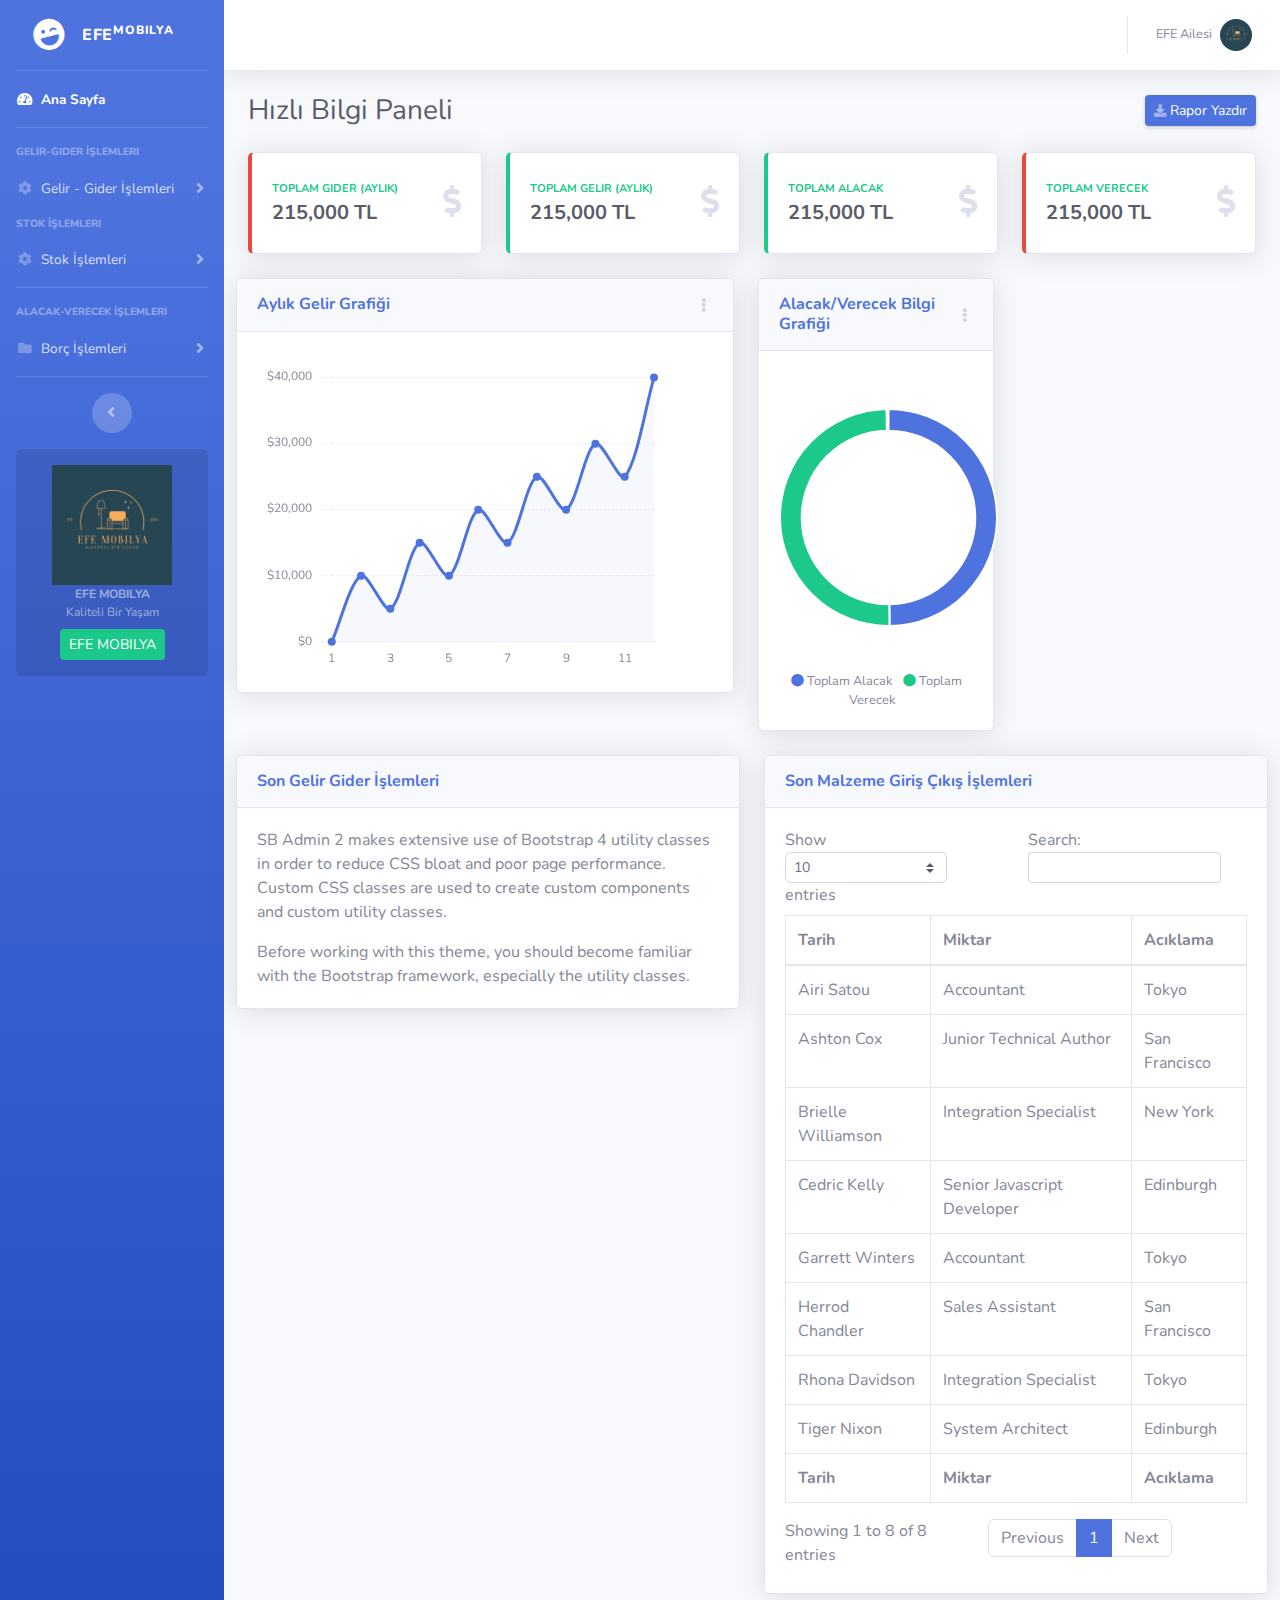
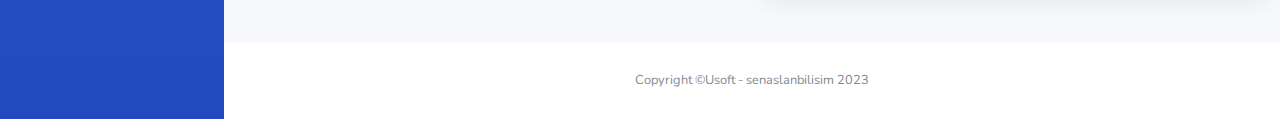
<file: index.html>
<!DOCTYPE html>
<html lang="en">

<head>

    <meta charset="utf-8">
    <meta http-equiv="X-UA-Compatible" content="IE=edge">
    <meta name="viewport" content="width=device-width, initial-scale=1, shrink-to-fit=no">
    <meta name="description" content="efe halıcılık ve mobilya">
    <meta name="author" content="senaslanugur">
    <link data-rh="true" rel="icon" href="img/Logo.png" type="image/x-icon">
    <title>EFE MOBİLYA</title>

    <!-- Custom fonts for this template-->
    <link href="vendor/fontawesome-free/css/all.min.css" rel="stylesheet" type="text/css">
    <link
        href="https://fonts.googleapis.com/css?family=Nunito:200,200i,300,300i,400,400i,600,600i,700,700i,800,800i,900,900i"
        rel="stylesheet">

    <!-- Custom styles for this template-->
    <link href="css/sb-admin-2.min.css" rel="stylesheet">

</head>

<body id="page-top">

    <!-- Page Wrapper -->
    <div id="wrapper">

        <!-- Sidebar -->
        <ul class="navbar-nav bg-gradient-primary sidebar sidebar-dark accordion" id="accordionSidebar">

            <!-- Sidebar - Brand -->
            <a class="sidebar-brand d-flex align-items-center justify-content-center" href="index.html">
                <div class="sidebar-brand-icon rotate-n-15">
                    <i class="fas fa-laugh-wink"></i>
                </div>
                <div class="sidebar-brand-text mx-3">EFE<sup>Mobilya</sup></div>
            </a>

            <!-- Divider -->
            <hr class="sidebar-divider my-0">

            <!-- Nav Item - Dashboard -->
            <li class="nav-item active">
                <a class="nav-link" href="index.html">
                    <i class="fas fa-fw fa-tachometer-alt"></i>
                    <span>Ana Sayfa</span></a>
            </li>

            <!-- Divider -->
            <hr class="sidebar-divider">

            <!-- Heading -->
            <div class="sidebar-heading">
                Gelir-Gider İşlemleri
            </div>

            <!-- Nav Item - Pages Collapse Menu -->
            <li class="nav-item">
                <a class="nav-link collapsed" href="#" data-toggle="collapse" data-target="#collapseTwo"
                    aria-expanded="true" aria-controls="collapseTwo">
                    <i class="fas fa-fw fa-cog"></i>
                    <span>Gelir - Gider İşlemleri</span>
                </a>
                <div id="collapseTwo" class="collapse" aria-labelledby="headingTwo" data-parent="#accordionSidebar">
                    <div class="bg-white py-2 collapse-inner rounded">
                        <h6 class="collapse-header">İşlemler:</h6>
                        <a class="collapse-item" href="gelirekle.html">Gelir Ekle</a>
                        <a class="collapse-item" href="giderekle.html">Gider Ekle</a>
                    </div>
                </div>
            </li>

            <div class="sidebar-heading">
                Stok İşlemleri
            </div>
            <!-- Nav Item - Utilities Collapse Menu -->
            <li class="nav-item">
                <a class="nav-link collapsed" href="#" data-toggle="collapse" data-target="#collapseUtilities"
                    aria-expanded="true" aria-controls="collapseUtilities">
                    <i class="fas fa-fw fa-cog"></i>
                    <span>Stok İşlemleri</span>
                </a>
                <div id="collapseUtilities" class="collapse" aria-labelledby="headingUtilities"
                    data-parent="#accordionSidebar">
                    <div class="bg-white py-2 collapse-inner rounded">
                        <h6 class="collapse-header">İşlemler:</h6>
                        <a class="collapse-item" href="malgiris.html">Mal Giriş</a>
                        <a class="collapse-item" href="malcikis.html">Mal Çıkış</a>
                        <!-- <a class="collapse-item" href="utilities-animation.html">Animations</a>
                        <a class="collapse-item" href="utilities-other.html">Other</a> -->
                    </div>
                </div>
            </li>

            <!-- Divider -->
            <hr class="sidebar-divider">

            <!-- Heading -->
            <div class="sidebar-heading">
                Alacak-Verecek İşlemleri
            </div>

            <!-- Nav Item - Pages Collapse Menu -->
            <li class="nav-item">
                <a class="nav-link collapsed" href="#" data-toggle="collapse" data-target="#collapsePages"
                    aria-expanded="true" aria-controls="collapsePages">
                    <i class="fas fa-fw fa-folder"></i>
                    <span>Borç İşlemleri</span>
                </a>
                <div id="collapsePages" class="collapse" aria-labelledby="headingPages" data-parent="#accordionSidebar">
                    <div class="bg-white py-2 collapse-inner rounded">
                        <h6 class="collapse-header">İşlemler:</h6>
                        <a class="collapse-item" href="alacaklar.html">Alacaklı İşlemleri</a>
                        <a class="collapse-item" href="verecekler.html">Verilecek/Borç İşlemleri</a>
                        <!-- <a class="collapse-item" href="forgot-password.html">Forgot Password</a> -->
                        <!-- <div class="collapse-divider"></div>
                        <h6 class="collapse-header">Other Pages:</h6>
                        <a class="collapse-item" href="404.html">404 Page</a>
                        <a class="collapse-item" href="blank.html">Blank Page</a> -->
                    </div>
                </div>
            </li>

            <!-- Nav Item - Charts -->
            <!-- <li class="nav-item">
                <a class="nav-link" href="charts.html">
                    <i class="fas fa-fw fa-chart-area"></i>
                    <span>Charts</span></a>
            </li> -->

            <!-- Nav Item - Tables -->
            <!-- <li class="nav-item">
                <a class="nav-link" href="tables.html">
                    <i class="fas fa-fw fa-table"></i>
                    <span>Tables</span></a>
            </li> -->

            <!-- Divider -->
            <hr class="sidebar-divider d-none d-md-block">

            <!-- Sidebar Toggler (Sidebar) -->
            <div class="text-center d-none d-md-inline">
                <button class="rounded-circle border-0" id="sidebarToggle"></button>
            </div>

            <!-- Sidebar Message -->
            <div class="sidebar-card d-none d-lg-flex">
                <img src="img/Logo.png" alt="..." width="75%" height="75%">
                <p class="text-center mb-2"><strong>EFE MOBILYA</strong><br>Kaliteli Bir Yaşam</p>
                <a class="btn btn-success btn-sm" href="#0">EFE MOBILYA</a>
            </div>

        </ul>
        <!-- End of Sidebar -->

        <!-- Content Wrapper -->
        <div id="content-wrapper" class="d-flex flex-column">

            <!-- Main Content -->
            <div id="content">

                <!-- Topbar -->
                <nav class="navbar navbar-expand navbar-light bg-white topbar mb-4 static-top shadow">

                    <!-- Sidebar Toggle (Topbar) -->
                    <button id="sidebarToggleTop" class="btn btn-link d-md-none rounded-circle mr-3">
                        <i class="fa fa-bars"></i>
                    </button>

                    <!-- Topbar Search -->
                    <!-- <form
                        class="d-none d-sm-inline-block form-inline mr-auto ml-md-3 my-2 my-md-0 mw-100 navbar-search">
                        <div class="input-group">
                            <input type="text" class="form-control bg-light border-0 small" placeholder="Search for..."
                                aria-label="Search" aria-describedby="basic-addon2">
                            <div class="input-group-append">
                                <button class="btn btn-primary" type="button">
                                    <i class="fas fa-search fa-sm"></i>
                                </button>
                            </div>
                        </div>
                    </form> -->

                    <!-- Topbar Navbar -->
                    <ul class="navbar-nav ml-auto">


                        <div class="topbar-divider d-none d-sm-block"></div>

                        <!-- Nav Item - User Information -->
                        <li class="nav-item dropdown no-arrow">
                            <a class="nav-link dropdown-toggle" href="#" id="userDropdown" role="button"
                                data-toggle="dropdown" aria-haspopup="true" aria-expanded="false">
                                <span class="mr-2 d-none d-lg-inline text-gray-600 small">EFE Ailesi</span>
                                <img class="img-profile rounded-circle"
                                    src="img/Logo.png">
                            </a>
                            <!-- Dropdown - User Information -->
                            <!-- <div class="dropdown-menu dropdown-menu-right shadow animated--grow-in"
                                aria-labelledby="userDropdown">
                                <a class="dropdown-item" href="#">
                                    <i class="fas fa-user fa-sm fa-fw mr-2 text-gray-400"></i>
                                    Profile
                                </a>
                                <a class="dropdown-item" href="#">
                                    <i class="fas fa-cogs fa-sm fa-fw mr-2 text-gray-400"></i>
                                    Settings
                                </a>
                                <a class="dropdown-item" href="#">
                                    <i class="fas fa-list fa-sm fa-fw mr-2 text-gray-400"></i>
                                    Activity Log
                                </a>
                                <div class="dropdown-divider"></div>
                                <a class="dropdown-item" href="#" data-toggle="modal" data-target="#logoutModal">
                                    <i class="fas fa-sign-out-alt fa-sm fa-fw mr-2 text-gray-400"></i>
                                    Logout
                                </a>
                            </div> -->
                        </li>

                    </ul>

                </nav>
                <!-- End of Topbar -->

                <!-- Begin Page Content -->
                <div class="container-fluid">

                    <!-- Page Heading -->
                    <div class="d-sm-flex align-items-center justify-content-between mb-4">
                        <h1 class="h3 mb-0 text-gray-800">Hızlı Bilgi Paneli</h1>
                        <a href="#" class="d-none d-sm-inline-block btn btn-sm btn-primary shadow-sm"><i
                                class="fas fa-download fa-sm text-white-50"></i> Rapor Yazdır</a>
                    </div>

                    <!-- Content Row -->
                    <div class="row">

                        <!-- Earnings (Monthly) Card Example -->
                        <div class="col-xl-3 col-md-6 mb-4">
                            <div class="card border-left-danger shadow h-100 py-2">
                                <div class="card-body">
                                    <div class="row no-gutters align-items-center">
                                        <div class="col mr-2">
                                            <div class="text-xs font-weight-bold text-success text-uppercase mb-1">
                                                Toplam Gider (Aylık)</div>
                                            <div class="h5 mb-0 font-weight-bold text-gray-800">215,000 TL</div>
                                        </div>
                                        <div class="col-auto">
                                            <i class="fas fa-dollar-sign fa-2x text-gray-300"></i>
                                        </div>
                                    </div>
                                </div>
                            </div>
                        </div>

                        <!-- Earnings (Monthly) Card Example -->
                        <div class="col-xl-3 col-md-6 mb-4">
                            <div class="card border-left-success shadow h-100 py-2">
                                <div class="card-body">
                                    <div class="row no-gutters align-items-center">
                                        <div class="col mr-2">
                                            <div class="text-xs font-weight-bold text-success text-uppercase mb-1">
                                                Toplam Gelir (Aylık)</div>
                                            <div class="h5 mb-0 font-weight-bold text-gray-800">215,000 TL</div>
                                        </div>
                                        <div class="col-auto">
                                            <i class="fas fa-dollar-sign fa-2x text-gray-300"></i>
                                        </div>
                                    </div>
                                </div>
                            </div>
                        </div>

                        <!-- Earnings (Monthly) Card Example -->
                        <div class="col-xl-3 col-md-6 mb-4">
                            <div class="card border-left-success shadow h-100 py-2">
                                <div class="card-body">
                                    <div class="row no-gutters align-items-center">
                                        <div class="col mr-2">
                                            <div class="text-xs font-weight-bold text-success text-uppercase mb-1">
                                                Toplam Alacak</div>
                                            <div class="h5 mb-0 font-weight-bold text-gray-800">215,000 TL</div>
                                        </div>
                                        <div class="col-auto">
                                            <i class="fas fa-dollar-sign fa-2x text-gray-300"></i>
                                        </div>
                                    </div>
                                </div>
                            </div>
                        </div>

                        <!-- Pending Requests Card Example -->
                        <div class="col-xl-3 col-md-6 mb-4">
                            <div class="card border-left-danger shadow h-100 py-2">
                                <div class="card-body">
                                    <div class="row no-gutters align-items-center">
                                        <div class="col mr-2">
                                            <div class="text-xs font-weight-bold text-success text-uppercase mb-1">
                                                Toplam Verecek</div>
                                            <div class="h5 mb-0 font-weight-bold text-gray-800">215,000 TL</div>
                                        </div>
                                        <div class="col-auto">
                                            <i class="fas fa-dollar-sign fa-2x text-gray-300"></i>
                                        </div>
                                    </div>
                                </div>
                            </div>
                        </div>

                    <!-- Content Row -->

                    <div class="row">

                        <!-- Area Chart -->
                        <div class="col-xl-8 col-lg-7">
                            <div class="card shadow mb-4">
                                <!-- Card Header - Dropdown -->
                                <div
                                    class="card-header py-3 d-flex flex-row align-items-center justify-content-between">
                                    <h6 class="m-0 font-weight-bold text-primary">Aylık Gelir Grafiği</h6>
                                    <div class="dropdown no-arrow">
                                        <a class="dropdown-toggle" href="#" role="button" id="dropdownMenuLink"
                                            data-toggle="dropdown" aria-haspopup="true" aria-expanded="false">
                                            <i class="fas fa-ellipsis-v fa-sm fa-fw text-gray-400"></i>
                                        </a>
                                        <!-- <div class="dropdown-menu dropdown-menu-right shadow animated--fade-in"
                                            aria-labelledby="dropdownMenuLink">
                                            <div class="dropdown-header">Dropdown Header:</div>
                                            <a class="dropdown-item" href="#">Action</a>
                                            <a class="dropdown-item" href="#">Another action</a>
                                            <div class="dropdown-divider"></div>
                                            <a class="dropdown-item" href="#">Something else here</a>
                                        </div> -->
                                    </div>
                                </div>
                                <!-- Card Body -->
                                <div class="card-body">
                                    <div class="chart-area">
                                        <canvas id="myAreaChart"></canvas>
                                    </div>
                                </div>
                            </div>
                        </div>

                        <!-- Pie Chart -->
                        <div class="col-xl-4 col-lg-5">
                            <div class="card shadow mb-4">
                                <!-- Card Header - Dropdown -->
                                <div
                                    class="card-header py-3 d-flex flex-row align-items-center justify-content-between">
                                    <h6 class="m-0 font-weight-bold text-primary">Alacak/Verecek Bilgi Grafiği</h6>
                                    <div class="dropdown no-arrow">
                                        <a class="dropdown-toggle" href="#" role="button" id="dropdownMenuLink"
                                            data-toggle="dropdown" aria-haspopup="true" aria-expanded="false">
                                            <i class="fas fa-ellipsis-v fa-sm fa-fw text-gray-400"></i>
                                        </a>
                                        <!-- <div class="dropdown-menu dropdown-menu-right shadow animated--fade-in"
                                            aria-labelledby="dropdownMenuLink">
                                            <div class="dropdown-header">Dropdown Header:</div>
                                            <a class="dropdown-item" href="#">Action</a>
                                            <a class="dropdown-item" href="#">Another action</a>
                                            <div class="dropdown-divider"></div>
                                            <a class="dropdown-item" href="#">Something else here</a>
                                        </div> -->
                                    </div>
                                </div>
                                <!-- Card Body -->
                                <div class="card-body">
                                    <div class="chart-pie pt-4 pb-2">
                                        <canvas id="myPieChart"></canvas>
                                    </div>
                                    <div class="mt-4 text-center small">
                                        <span class="mr-2">
                                            <i class="fas fa-circle text-primary"></i> Toplam Alacak
                                        </span>
                                        <span class="mr-2">
                                            <i class="fas fa-circle text-success"></i> Toplam Verecek
                                        </span>
                                    </div>
                                </div>
                            </div>
                        </div>
                    </div>

                    <!-- Content Row -->
                    <div class="row">

                        <!-- Content Column -->
                        <div class="col-lg-6 mb-4">

                            <!-- Project Card Example -->
                            <div class="card shadow mb-4">
                                <div class="card-header py-3">
                                    <h6 class="m-0 font-weight-bold text-primary">Son Gelir Gider İşlemleri</h6>
                                </div>
                                <div class="card-body">
                                    <p>SB Admin 2 makes extensive use of Bootstrap 4 utility classes in order to reduce
                                        CSS bloat and poor page performance. Custom CSS classes are used to create
                                        custom components and custom utility classes.</p>
                                    <p class="mb-0">Before working with this theme, you should become familiar with the
                                        Bootstrap framework, especially the utility classes.</p>
                                </div>
                            </div>

                        </div>

                        <div class="col-lg-6 mb-4">


                            <!-- Approach -->
                            <div class="card shadow mb-4">
                                <div class="card-header py-3">
                                    <h6 class="m-0 font-weight-bold text-primary">Son Malzeme Giriş Çıkış İşlemleri</h6>
                                </div>
                                <div class="card-body">
                                    <div class="table-responsive">
                                        <table class="table table-bordered" id="dataTable" width="100%" cellspacing="0">
                                            <thead>
                                                <tr>
                                                    <th>Tarih</th>
                                                    <th>Miktar</th>
                                                    <th>Acıklama</th>
                                                </tr>
                                            </thead>
                                            <tfoot>
                                                <tr>
                                                    <th>Tarih</th>
                                                    <th>Miktar</th>
                                                    <th>Acıklama</th>
                                                </tr>
                                            </tfoot>
                                            <tbody>
                                                <tr>
                                                    <td>Tiger Nixon</td>
                                                    <td>System Architect</td>
                                                    <td>Edinburgh</td>
                                                </tr>
                                                <tr>
                                                    <td>Garrett Winters</td>
                                                    <td>Accountant</td>
                                                    <td>Tokyo</td>
                                                </tr>
                                                <tr>
                                                    <td>Ashton Cox</td>
                                                    <td>Junior Technical Author</td>
                                                    <td>San Francisco</td>
                                                </tr>
                                                <tr>
                                                    <td>Cedric Kelly</td>
                                                    <td>Senior Javascript Developer</td>
                                                    <td>Edinburgh</td>
                                                </tr>
                                                <tr>
                                                    <td>Airi Satou</td>
                                                    <td>Accountant</td>
                                                    <td>Tokyo</td>
                                                </tr>
                                                <tr>
                                                    <td>Brielle Williamson</td>
                                                    <td>Integration Specialist</td>
                                                    <td>New York</td>
                                                </tr>
                                                <tr>
                                                    <td>Herrod Chandler</td>
                                                    <td>Sales Assistant</td>
                                                    <td>San Francisco</td>
                                                </tr>
                                                <tr>
                                                    <td>Rhona Davidson</td>
                                                    <td>Integration Specialist</td>
                                                    <td>Tokyo</td>
                                                </tr>
                                            </tbody>
                                        </table>
                                    </div>
                                </div>
                            </div>

                        </div>
                    </div>

                </div>
                <!-- /.container-fluid -->

            </div>
            <!-- End of Main Content -->

            <!-- Footer -->
            <footer class="sticky-footer bg-white">
                <div class="container my-auto">
                    <div class="copyright text-center my-auto">
                        <span>Copyright &copy;Usoft - senaslanbilisim 2023</span>
                    </div>
                </div>
            </footer>
            <!-- End of Footer -->

        </div>
        <!-- End of Content Wrapper -->

    </div>
    <!-- End of Page Wrapper -->

    <!-- Scroll to Top Button-->
    <a class="scroll-to-top rounded" href="#page-top">
        <i class="fas fa-angle-up"></i>
    </a>


    <!-- Bootstrap core JavaScript-->
    <script src="vendor/jquery/jquery.min.js"></script>
    <script src="vendor/bootstrap/js/bootstrap.bundle.min.js"></script>

    <!-- Core plugin JavaScript-->
    <script src="vendor/jquery-easing/jquery.easing.min.js"></script>

    <!-- Custom scripts for all pages-->
    <script src="js/sb-admin-2.min.js"></script>

    <!-- Page level plugins -->
    <script src="vendor/chart.js/Chart.min.js"></script>

    <!-- Page level custom scripts -->
    <script src="js/demo/chart-area-demo.js"></script>
    <script src="js/demo/chart-pie-demo.js"></script>
    <script src="vendor/datatables/jquery.dataTables.min.js"></script>
    <script src="vendor/datatables/dataTables.bootstrap4.min.js"></script>

    <!-- Page level custom scripts -->
    <script src="js/demo/datatables-demo.js"></script>

</body>

</html>
</file>
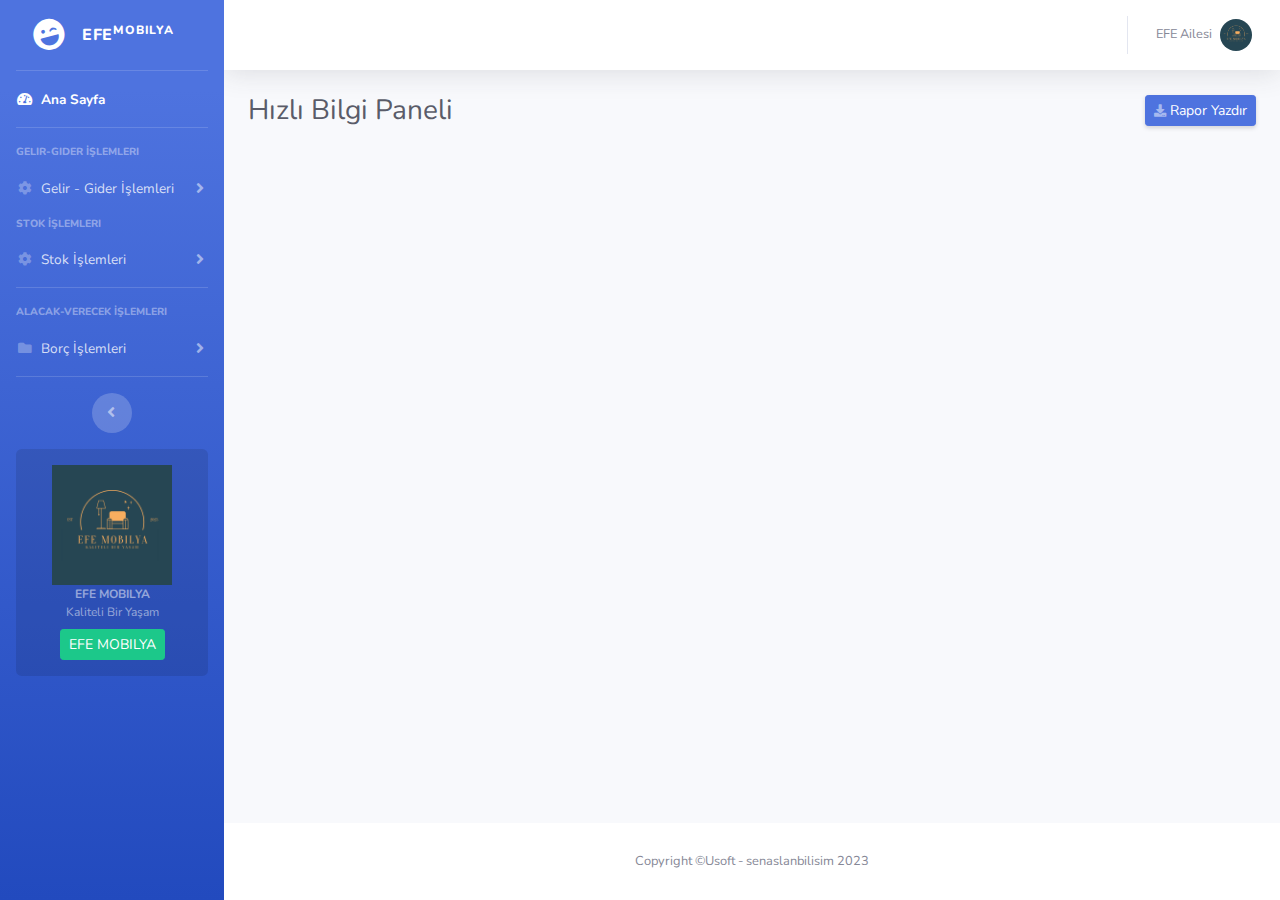
<file: alacaklar.html>
<!DOCTYPE html>
<html lang="en">

<head>

    <meta charset="utf-8">
    <meta http-equiv="X-UA-Compatible" content="IE=edge">
    <meta name="viewport" content="width=device-width, initial-scale=1, shrink-to-fit=no">
    <meta name="description" content="efe halıcılık ve mobilya">
    <meta name="author" content="senaslanugur">
    <link data-rh="true" rel="icon" href="img/Logo.png" type="image/x-icon">
    <title>EFE MOBİLYA</title>

    <!-- Custom fonts for this template-->
    <link href="vendor/fontawesome-free/css/all.min.css" rel="stylesheet" type="text/css">
    <link
        href="https://fonts.googleapis.com/css?family=Nunito:200,200i,300,300i,400,400i,600,600i,700,700i,800,800i,900,900i"
        rel="stylesheet">

    <!-- Custom styles for this template-->
    <link href="css/sb-admin-2.min.css" rel="stylesheet">

</head>

<body id="page-top">

    <!-- Page Wrapper -->
    <div id="wrapper">

        <!-- Sidebar -->
        <ul class="navbar-nav bg-gradient-primary sidebar sidebar-dark accordion" id="accordionSidebar">

            <!-- Sidebar - Brand -->
            <a class="sidebar-brand d-flex align-items-center justify-content-center" href="index.html">
                <div class="sidebar-brand-icon rotate-n-15">
                    <i class="fas fa-laugh-wink"></i>
                </div>
                <div class="sidebar-brand-text mx-3">EFE<sup>Mobilya</sup></div>
            </a>

            <!-- Divider -->
            <hr class="sidebar-divider my-0">

            <!-- Nav Item - Dashboard -->
            <li class="nav-item active">
                <a class="nav-link" href="index.html">
                    <i class="fas fa-fw fa-tachometer-alt"></i>
                    <span>Ana Sayfa</span></a>
            </li>

            <!-- Divider -->
            <hr class="sidebar-divider">

            <!-- Heading -->
            <div class="sidebar-heading">
                Gelir-Gider İşlemleri
            </div>

            <!-- Nav Item - Pages Collapse Menu -->
            <li class="nav-item">
                <a class="nav-link collapsed" href="#" data-toggle="collapse" data-target="#collapseTwo"
                    aria-expanded="true" aria-controls="collapseTwo">
                    <i class="fas fa-fw fa-cog"></i>
                    <span>Gelir - Gider İşlemleri</span>
                </a>
                <div id="collapseTwo" class="collapse" aria-labelledby="headingTwo" data-parent="#accordionSidebar">
                    <div class="bg-white py-2 collapse-inner rounded">
                        <h6 class="collapse-header">İşlemler:</h6>
                        <a class="collapse-item" href="gelirekle.html">Gelir Ekle</a>
                        <a class="collapse-item" href="giderekle.html">Gider Ekle</a>
                    </div>
                </div>
            </li>

            <div class="sidebar-heading">
                Stok İşlemleri
            </div>
            <!-- Nav Item - Utilities Collapse Menu -->
            <li class="nav-item">
                <a class="nav-link collapsed" href="#" data-toggle="collapse" data-target="#collapseUtilities"
                    aria-expanded="true" aria-controls="collapseUtilities">
                    <i class="fas fa-fw fa-cog"></i>
                    <span>Stok İşlemleri</span>
                </a>
                <div id="collapseUtilities" class="collapse" aria-labelledby="headingUtilities"
                    data-parent="#accordionSidebar">
                    <div class="bg-white py-2 collapse-inner rounded">
                        <h6 class="collapse-header">İşlemler:</h6>
                        <a class="collapse-item" href="malgiris.html">Mal Giriş</a>
                        <a class="collapse-item" href="malcikis.html">Mal Çıkış</a>
                        <!-- <a class="collapse-item" href="utilities-animation.html">Animations</a>
                        <a class="collapse-item" href="utilities-other.html">Other</a> -->
                    </div>
                </div>
            </li>

            <!-- Divider -->
            <hr class="sidebar-divider">

            <!-- Heading -->
            <div class="sidebar-heading">
                Alacak-Verecek İşlemleri
            </div>

            <!-- Nav Item - Pages Collapse Menu -->
            <li class="nav-item">
                <a class="nav-link collapsed" href="#" data-toggle="collapse" data-target="#collapsePages"
                    aria-expanded="true" aria-controls="collapsePages">
                    <i class="fas fa-fw fa-folder"></i>
                    <span>Borç İşlemleri</span>
                </a>
                <div id="collapsePages" class="collapse" aria-labelledby="headingPages" data-parent="#accordionSidebar">
                    <div class="bg-white py-2 collapse-inner rounded">
                        <h6 class="collapse-header">İşlemler:</h6>
                        <a class="collapse-item" href="alacaklar.html">Alacaklı İşlemleri</a>
                        <a class="collapse-item" href="verecekler.html">Verilecek/Borç İşlemleri</a>
                        <!-- <a class="collapse-item" href="forgot-password.html">Forgot Password</a> -->
                        <!-- <div class="collapse-divider"></div>
                        <h6 class="collapse-header">Other Pages:</h6>
                        <a class="collapse-item" href="404.html">404 Page</a>
                        <a class="collapse-item" href="blank.html">Blank Page</a> -->
                    </div>
                </div>
            </li>

            <!-- Nav Item - Charts -->
            <!-- <li class="nav-item">
                <a class="nav-link" href="charts.html">
                    <i class="fas fa-fw fa-chart-area"></i>
                    <span>Charts</span></a>
            </li> -->

            <!-- Nav Item - Tables -->
            <!-- <li class="nav-item">
                <a class="nav-link" href="tables.html">
                    <i class="fas fa-fw fa-table"></i>
                    <span>Tables</span></a>
            </li> -->

            <!-- Divider -->
            <hr class="sidebar-divider d-none d-md-block">

            <!-- Sidebar Toggler (Sidebar) -->
            <div class="text-center d-none d-md-inline">
                <button class="rounded-circle border-0" id="sidebarToggle"></button>
            </div>

            <!-- Sidebar Message -->
            <div class="sidebar-card d-none d-lg-flex">
                <img src="img/Logo.png" alt="..." width="75%" height="75%">
                <p class="text-center mb-2"><strong>EFE MOBILYA</strong><br>Kaliteli Bir Yaşam</p>
                <a class="btn btn-success btn-sm" href="#0">EFE MOBILYA</a>
            </div>

        </ul>
        <!-- End of Sidebar -->

        <!-- Content Wrapper -->
        <div id="content-wrapper" class="d-flex flex-column">

            <!-- Main Content -->
            <div id="content">

                <!-- Topbar -->
                <nav class="navbar navbar-expand navbar-light bg-white topbar mb-4 static-top shadow">

                    <!-- Sidebar Toggle (Topbar) -->
                    <button id="sidebarToggleTop" class="btn btn-link d-md-none rounded-circle mr-3">
                        <i class="fa fa-bars"></i>
                    </button>

                    <!-- Topbar Search -->
                    <!-- <form
                        class="d-none d-sm-inline-block form-inline mr-auto ml-md-3 my-2 my-md-0 mw-100 navbar-search">
                        <div class="input-group">
                            <input type="text" class="form-control bg-light border-0 small" placeholder="Search for..."
                                aria-label="Search" aria-describedby="basic-addon2">
                            <div class="input-group-append">
                                <button class="btn btn-primary" type="button">
                                    <i class="fas fa-search fa-sm"></i>
                                </button>
                            </div>
                        </div>
                    </form> -->

                    <!-- Topbar Navbar -->
                    <ul class="navbar-nav ml-auto">


                        <div class="topbar-divider d-none d-sm-block"></div>

                        <!-- Nav Item - User Information -->
                        <li class="nav-item dropdown no-arrow">
                            <a class="nav-link dropdown-toggle" href="#" id="userDropdown" role="button"
                                data-toggle="dropdown" aria-haspopup="true" aria-expanded="false">
                                <span class="mr-2 d-none d-lg-inline text-gray-600 small">EFE Ailesi</span>
                                <img class="img-profile rounded-circle"
                                    src="img/Logo.png"">
                            </a>
                            <!-- Dropdown - User Information -->
                            <!-- <div class="dropdown-menu dropdown-menu-right shadow animated--grow-in"
                                aria-labelledby="userDropdown">
                                <a class="dropdown-item" href="#">
                                    <i class="fas fa-user fa-sm fa-fw mr-2 text-gray-400"></i>
                                    Profile
                                </a>
                                <a class="dropdown-item" href="#">
                                    <i class="fas fa-cogs fa-sm fa-fw mr-2 text-gray-400"></i>
                                    Settings
                                </a>
                                <a class="dropdown-item" href="#">
                                    <i class="fas fa-list fa-sm fa-fw mr-2 text-gray-400"></i>
                                    Activity Log
                                </a>
                                <div class="dropdown-divider"></div>
                                <a class="dropdown-item" href="#" data-toggle="modal" data-target="#logoutModal">
                                    <i class="fas fa-sign-out-alt fa-sm fa-fw mr-2 text-gray-400"></i>
                                    Logout
                                </a>
                            </div> -->
                        </li>

                    </ul>

                </nav>
                <!-- End of Topbar -->

                <!-- Begin Page Content -->
                <div class="container-fluid">

                    <!-- Page Heading -->
                    <div class="d-sm-flex align-items-center justify-content-between mb-4">
                        <h1 class="h3 mb-0 text-gray-800">Hızlı Bilgi Paneli</h1>
                        <a href="#" class="d-none d-sm-inline-block btn btn-sm btn-primary shadow-sm"><i
                                class="fas fa-download fa-sm text-white-50"></i> Rapor Yazdır</a>
                    </div>


                </div>
                <!-- /.container-fluid -->

            </div>
            <!-- End of Main Content -->

            <!-- Footer -->
            <footer class="sticky-footer bg-white">
                <div class="container my-auto">
                    <div class="copyright text-center my-auto">
                        <span>Copyright &copy;Usoft - senaslanbilisim 2023</span>
                    </div>
                </div>
            </footer>
            <!-- End of Footer -->

        </div>
        <!-- End of Content Wrapper -->

    </div>
    <!-- End of Page Wrapper -->

    <!-- Scroll to Top Button-->
    <a class="scroll-to-top rounded" href="#page-top">
        <i class="fas fa-angle-up"></i>
    </a>

    <!-- Bootstrap core JavaScript-->
    <script src="vendor/jquery/jquery.min.js"></script>
    <script src="vendor/bootstrap/js/bootstrap.bundle.min.js"></script>

    <!-- Core plugin JavaScript-->
    <script src="vendor/jquery-easing/jquery.easing.min.js"></script>

    <!-- Custom scripts for all pages-->
    <script src="js/sb-admin-2.min.js"></script>

    <!-- Page level plugins -->
    <script src="vendor/chart.js/Chart.min.js"></script>

    <!-- Page level custom scripts -->
    <script src="js/demo/chart-area-demo.js"></script>
    <script src="js/demo/chart-pie-demo.js"></script>

</body>

</html>
</file>
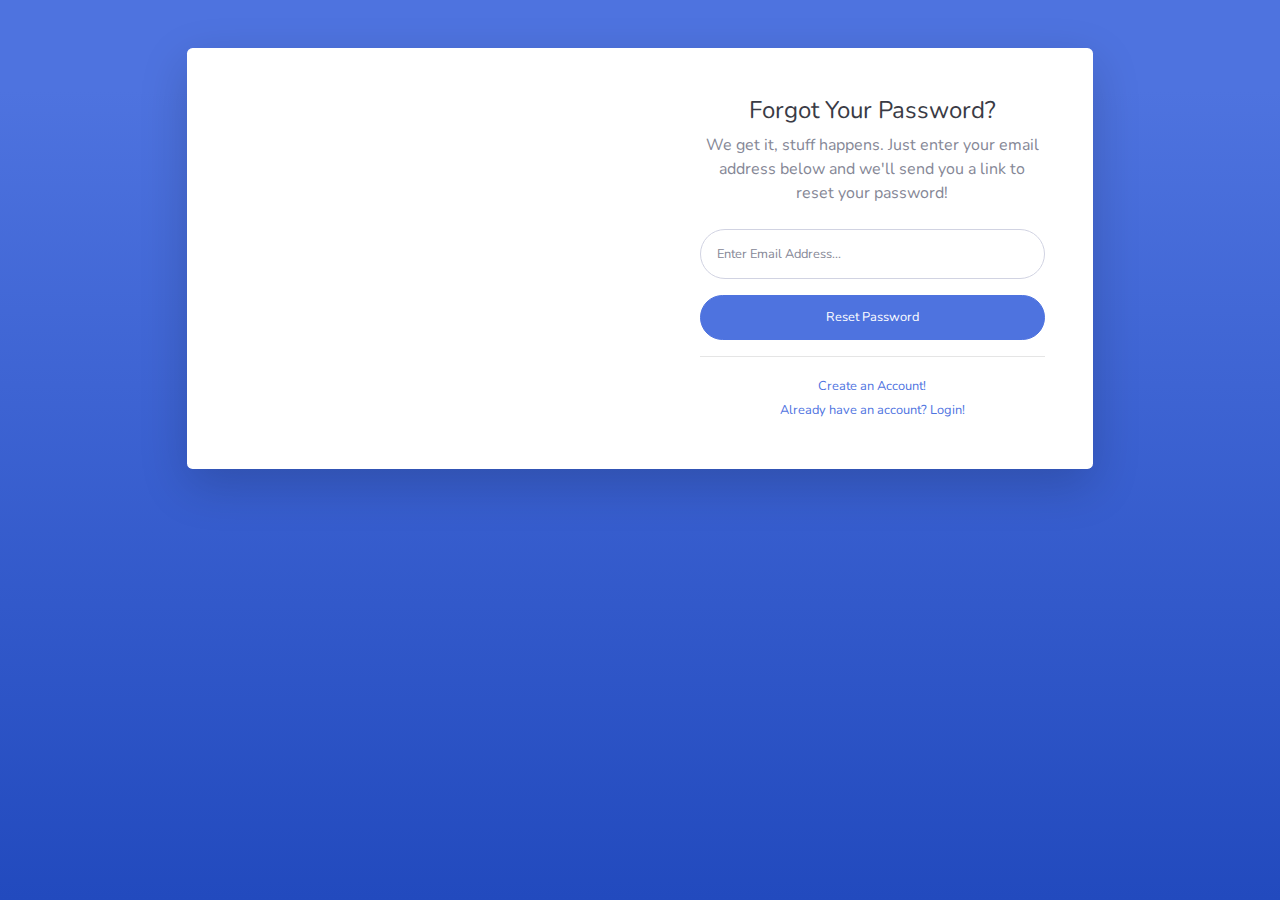
<file: forgot-password.html>
<!DOCTYPE html>
<html lang="en">

<head>

    <meta charset="utf-8">
    <meta http-equiv="X-UA-Compatible" content="IE=edge">
    <meta name="viewport" content="width=device-width, initial-scale=1, shrink-to-fit=no">
    <meta name="description" content="">
    <meta name="author" content="">

    <title>SB Admin 2 - Forgot Password</title>

    <!-- Custom fonts for this template-->
    <link href="vendor/fontawesome-free/css/all.min.css" rel="stylesheet" type="text/css">
    <link
        href="https://fonts.googleapis.com/css?family=Nunito:200,200i,300,300i,400,400i,600,600i,700,700i,800,800i,900,900i"
        rel="stylesheet">

    <!-- Custom styles for this template-->
    <link href="css/sb-admin-2.min.css" rel="stylesheet">

</head>

<body class="bg-gradient-primary">

    <div class="container">

        <!-- Outer Row -->
        <div class="row justify-content-center">

            <div class="col-xl-10 col-lg-12 col-md-9">

                <div class="card o-hidden border-0 shadow-lg my-5">
                    <div class="card-body p-0">
                        <!-- Nested Row within Card Body -->
                        <div class="row">
                            <div class="col-lg-6 d-none d-lg-block bg-password-image"></div>
                            <div class="col-lg-6">
                                <div class="p-5">
                                    <div class="text-center">
                                        <h1 class="h4 text-gray-900 mb-2">Forgot Your Password?</h1>
                                        <p class="mb-4">We get it, stuff happens. Just enter your email address below
                                            and we'll send you a link to reset your password!</p>
                                    </div>
                                    <form class="user">
                                        <div class="form-group">
                                            <input type="email" class="form-control form-control-user"
                                                id="exampleInputEmail" aria-describedby="emailHelp"
                                                placeholder="Enter Email Address...">
                                        </div>
                                        <a href="login.html" class="btn btn-primary btn-user btn-block">
                                            Reset Password
                                        </a>
                                    </form>
                                    <hr>
                                    <div class="text-center">
                                        <a class="small" href="register.html">Create an Account!</a>
                                    </div>
                                    <div class="text-center">
                                        <a class="small" href="login.html">Already have an account? Login!</a>
                                    </div>
                                </div>
                            </div>
                        </div>
                    </div>
                </div>

            </div>

        </div>

    </div>

    <!-- Bootstrap core JavaScript-->
    <script src="vendor/jquery/jquery.min.js"></script>
    <script src="vendor/bootstrap/js/bootstrap.bundle.min.js"></script>

    <!-- Core plugin JavaScript-->
    <script src="vendor/jquery-easing/jquery.easing.min.js"></script>

    <!-- Custom scripts for all pages-->
    <script src="js/sb-admin-2.min.js"></script>

</body>

</html>
</file>
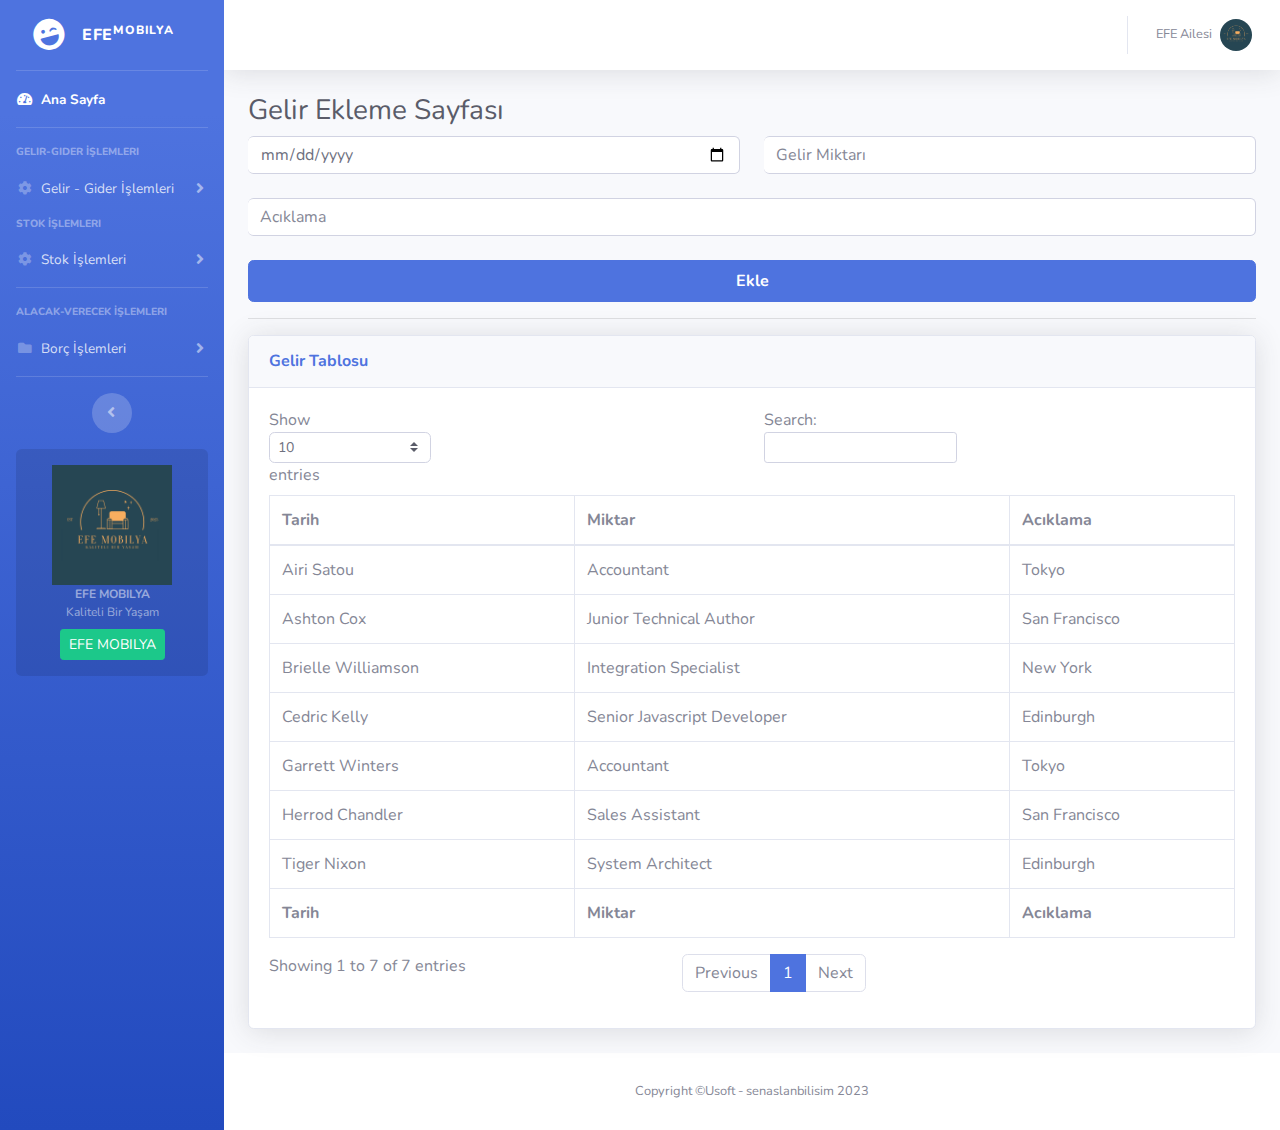
<file: gelirekle.html>
<!DOCTYPE html>
<html lang="en">

<head>

    <meta charset="utf-8">
    <meta http-equiv="X-UA-Compatible" content="IE=edge">
    <meta name="viewport" content="width=device-width, initial-scale=1, shrink-to-fit=no">
    <meta name="description" content="efe halıcılık ve mobilya">
    <meta name="author" content="senaslanugur">
    <link data-rh="true" rel="icon" href="img/Logo.png" type="image/x-icon">
    <title>EFE MOBİLYA</title>

    <!-- Custom fonts for this template-->
    <link href="vendor/fontawesome-free/css/all.min.css" rel="stylesheet" type="text/css">
    <link
        href="https://fonts.googleapis.com/css?family=Nunito:200,200i,300,300i,400,400i,600,600i,700,700i,800,800i,900,900i"
        rel="stylesheet">

    <!-- Custom styles for this template-->
    <link href="css/sb-admin-2.min.css" rel="stylesheet">

</head>

<body id="page-top">

    <!-- Page Wrapper -->
    <div id="wrapper">

        <!-- Sidebar -->
        <ul class="navbar-nav bg-gradient-primary sidebar sidebar-dark accordion" id="accordionSidebar">

            <!-- Sidebar - Brand -->
            <a class="sidebar-brand d-flex align-items-center justify-content-center" href="index.html">
                <div class="sidebar-brand-icon rotate-n-15">
                    <i class="fas fa-laugh-wink"></i>
                </div>
                <div class="sidebar-brand-text mx-3">EFE<sup>Mobilya</sup></div>
            </a>

            <!-- Divider -->
            <hr class="sidebar-divider my-0">

            <!-- Nav Item - Dashboard -->
            <li class="nav-item active">
                <a class="nav-link" href="index.html">
                    <i class="fas fa-fw fa-tachometer-alt"></i>
                    <span>Ana Sayfa</span></a>
            </li>

            <!-- Divider -->
            <hr class="sidebar-divider">

            <!-- Heading -->
            <div class="sidebar-heading">
                Gelir-Gider İşlemleri
            </div>

            <!-- Nav Item - Pages Collapse Menu -->
            <li class="nav-item">
                <a class="nav-link collapsed" href="#" data-toggle="collapse" data-target="#collapseTwo"
                    aria-expanded="true" aria-controls="collapseTwo">
                    <i class="fas fa-fw fa-cog"></i>
                    <span>Gelir - Gider İşlemleri</span>
                </a>
                <div id="collapseTwo" class="collapse" aria-labelledby="headingTwo" data-parent="#accordionSidebar">
                    <div class="bg-white py-2 collapse-inner rounded">
                        <h6 class="collapse-header">İşlemler:</h6>
                        <a class="collapse-item" href="gelirekle.html">Gelir Ekle</a>
                        <a class="collapse-item" href="giderekle.html">Gider Ekle</a>
                    </div>
                </div>
            </li>

            <div class="sidebar-heading">
                Stok İşlemleri
            </div>
            <!-- Nav Item - Utilities Collapse Menu -->
            <li class="nav-item">
                <a class="nav-link collapsed" href="#" data-toggle="collapse" data-target="#collapseUtilities"
                    aria-expanded="true" aria-controls="collapseUtilities">
                    <i class="fas fa-fw fa-cog"></i>
                    <span>Stok İşlemleri</span>
                </a>
                <div id="collapseUtilities" class="collapse" aria-labelledby="headingUtilities"
                    data-parent="#accordionSidebar">
                    <div class="bg-white py-2 collapse-inner rounded">
                        <h6 class="collapse-header">İşlemler:</h6>
                        <a class="collapse-item" href="malgiris.html">Mal Giriş</a>
                        <a class="collapse-item" href="malcikis.html">Mal Çıkış</a>
                        <!-- <a class="collapse-item" href="utilities-animation.html">Animations</a>
                        <a class="collapse-item" href="utilities-other.html">Other</a> -->
                    </div>
                </div>
            </li>

            <!-- Divider -->
            <hr class="sidebar-divider">

            <!-- Heading -->
            <div class="sidebar-heading">
                Alacak-Verecek İşlemleri
            </div>

            <!-- Nav Item - Pages Collapse Menu -->
            <li class="nav-item">
                <a class="nav-link collapsed" href="#" data-toggle="collapse" data-target="#collapsePages"
                    aria-expanded="true" aria-controls="collapsePages">
                    <i class="fas fa-fw fa-folder"></i>
                    <span>Borç İşlemleri</span>
                </a>
                <div id="collapsePages" class="collapse" aria-labelledby="headingPages" data-parent="#accordionSidebar">
                    <div class="bg-white py-2 collapse-inner rounded">
                        <h6 class="collapse-header">İşlemler:</h6>
                        <a class="collapse-item" href="alacaklar.html">Alacaklı İşlemleri</a>
                        <a class="collapse-item" href="verecekler.html">Verilecek/Borç İşlemleri</a>
                        <!-- <a class="collapse-item" href="forgot-password.html">Forgot Password</a> -->
                        <!-- <div class="collapse-divider"></div>
                        <h6 class="collapse-header">Other Pages:</h6>
                        <a class="collapse-item" href="404.html">404 Page</a>
                        <a class="collapse-item" href="blank.html">Blank Page</a> -->
                    </div>
                </div>
            </li>

            <!-- Nav Item - Charts -->
            <!-- <li class="nav-item">
                <a class="nav-link" href="charts.html">
                    <i class="fas fa-fw fa-chart-area"></i>
                    <span>Charts</span></a>
            </li> -->

            <!-- Nav Item - Tables -->
            <!-- <li class="nav-item">
                <a class="nav-link" href="tables.html">
                    <i class="fas fa-fw fa-table"></i>
                    <span>Tables</span></a>
            </li> -->

            <!-- Divider -->
            <hr class="sidebar-divider d-none d-md-block">

            <!-- Sidebar Toggler (Sidebar) -->
            <div class="text-center d-none d-md-inline">
                <button class="rounded-circle border-0" id="sidebarToggle"></button>
            </div>

            <!-- Sidebar Message -->
            <div class="sidebar-card d-none d-lg-flex">
                <img src="img/Logo.png" alt="..." width="75%" height="75%">
                <p class="text-center mb-2"><strong>EFE MOBILYA</strong><br>Kaliteli Bir Yaşam</p>
                <a class="btn btn-success btn-sm" href="#0">EFE MOBILYA</a>
            </div>

        </ul>
        <!-- End of Sidebar -->

        <!-- Content Wrapper -->
        <div id="content-wrapper" class="d-flex flex-column">

            <!-- Main Content -->
            <div id="content">

                <!-- Topbar -->
                <nav class="navbar navbar-expand navbar-light bg-white topbar mb-4 static-top shadow">

                    <!-- Sidebar Toggle (Topbar) -->
                    <button id="sidebarToggleTop" class="btn btn-link d-md-none rounded-circle mr-3">
                        <i class="fa fa-bars"></i>
                    </button>

                    <!-- Topbar Search -->
                    <!-- <form
                        class="d-none d-sm-inline-block form-inline mr-auto ml-md-3 my-2 my-md-0 mw-100 navbar-search">
                        <div class="input-group">
                            <input type="text" class="form-control bg-light border-0 small" placeholder="Search for..."
                                aria-label="Search" aria-describedby="basic-addon2">
                            <div class="input-group-append">
                                <button class="btn btn-primary" type="button">
                                    <i class="fas fa-search fa-sm"></i>
                                </button>
                            </div>
                        </div>
                    </form> -->

                    <!-- Topbar Navbar -->
                    <ul class="navbar-nav ml-auto">


                        <div class="topbar-divider d-none d-sm-block"></div>

                        <!-- Nav Item - User Information -->
                        <li class="nav-item dropdown no-arrow">
                            <a class="nav-link dropdown-toggle" href="#" id="userDropdown" role="button"
                                data-toggle="dropdown" aria-haspopup="true" aria-expanded="false">
                                <span class="mr-2 d-none d-lg-inline text-gray-600 small">EFE Ailesi</span>
                                <img class="img-profile rounded-circle"
                                    src="img/Logo.png">
                            </a>
                            <!-- Dropdown - User Information -->
                            <!-- <div class="dropdown-menu dropdown-menu-right shadow animated--grow-in"
                                aria-labelledby="userDropdown">
                                <a class="dropdown-item" href="#">
                                    <i class="fas fa-user fa-sm fa-fw mr-2 text-gray-400"></i>
                                    Profile
                                </a>
                                <a class="dropdown-item" href="#">
                                    <i class="fas fa-cogs fa-sm fa-fw mr-2 text-gray-400"></i>
                                    Settings
                                </a>
                                <a class="dropdown-item" href="#">
                                    <i class="fas fa-list fa-sm fa-fw mr-2 text-gray-400"></i>
                                    Activity Log
                                </a>
                                <div class="dropdown-divider"></div>
                                <a class="dropdown-item" href="#" data-toggle="modal" data-target="#logoutModal">
                                    <i class="fas fa-sign-out-alt fa-sm fa-fw mr-2 text-gray-400"></i>
                                    Logout
                                </a>
                            </div> -->
                        </li>

                    </ul>

                </nav>
                <!-- End of Topbar -->

                <!-- Begin Page Content -->
                <div class="container-fluid">

                    <!-- Page Heading -->
                    <h1 class="h3 mb-2 text-gray-800">Gelir Ekleme Sayfası</h1>

                    <div class="row">
                        <!-- First Name -->
                        <div class="input-group col-lg-6 mb-4">
                            <input id="gelir_tarih" type="date" name="firstname" placeholder="Tarih" class="form-control bg-white border-left-0 border-md">
                        </div>
      
                        <!-- Last Name -->
                        <div class="input-group col-lg-6 mb-4">
                            <input id="gelir_miktar" type="number" name="lastname" placeholder="Gelir Miktarı" class="form-control bg-white border-left-0 border-md">
                        </div>
      
                        <!-- Acıklama -->
                        <div class="input-group col-lg-12 mb-4">
                            <input id="aciklama_gelir" type="text" name="email" placeholder="Acıklama" class="form-control bg-white border-left-0 border-md">
                        </div>
      
                        <!-- Submit Button -->
                        <div class="form-group col-lg-12 mx-auto mb-0">
                            <a href="#" class="btn btn-primary btn-block py-2">
                                <span class="font-weight-bold">Ekle</span>
                            </a>
                        </div>
      
                    </div>
                    <hr>
                    <!-- DataTales Example -->
                    <div class="card shadow mb-4">
                        <div class="card-header py-3">
                            <h6 class="m-0 font-weight-bold text-primary">Gelir Tablosu</h6>
                        </div>
                        <div class="card-body">
                            <div class="table-responsive">
                                <table class="table table-bordered" id="dataTable" width="100%" cellspacing="0">
                                    <thead>
                                        <tr>
                                            <th>Tarih</th>
                                            <th>Miktar</th>
                                            <th>Acıklama</th>
                                        </tr>
                                    </thead>
                                    <tfoot>
                                        <tr>
                                            <th>Tarih</th>
                                            <th>Miktar</th>
                                            <th>Acıklama</th>
                                        </tr>
                                    </tfoot>
                                    <tbody>
                                        <tr>
                                            <td>Tiger Nixon</td>
                                            <td>System Architect</td>
                                            <td>Edinburgh</td>
                                        </tr>
                                        <tr>
                                            <td>Garrett Winters</td>
                                            <td>Accountant</td>
                                            <td>Tokyo</td>
                                        </tr>
                                        <tr>
                                            <td>Ashton Cox</td>
                                            <td>Junior Technical Author</td>
                                            <td>San Francisco</td>
                                        </tr>
                                        <tr>
                                            <td>Cedric Kelly</td>
                                            <td>Senior Javascript Developer</td>
                                            <td>Edinburgh</td>
                                        </tr>
                                        <tr>
                                            <td>Airi Satou</td>
                                            <td>Accountant</td>
                                            <td>Tokyo</td>
                                        </tr>
                                        <tr>
                                            <td>Brielle Williamson</td>
                                            <td>Integration Specialist</td>
                                            <td>New York</td>
                                        </tr>
                                        <tr>
                                            <td>Herrod Chandler</td>
                                            <td>Sales Assistant</td>
                                            <td>San Francisco</td>
                                        </tr>
                                    </tbody>
                                </table>
                            </div>
                        </div>
                    </div>

                </div>
                <!-- /.container-fluid -->

            </div>
            <!-- End of Main Content -->

            <!-- Footer -->
            <footer class="sticky-footer bg-white">
                <div class="container my-auto">
                    <div class="copyright text-center my-auto">
                        <span>Copyright &copy;Usoft - senaslanbilisim 2023</span>
                    </div>
                </div>
            </footer>
            <!-- End of Footer -->

        </div>
        <!-- End of Content Wrapper -->

    </div>
    <!-- End of Page Wrapper -->

    <!-- Scroll to Top Button-->
    <a class="scroll-to-top rounded" href="#page-top">
        <i class="fas fa-angle-up"></i>
    </a>

    <!-- Bootstrap core JavaScript-->
    <script src="vendor/jquery/jquery.min.js"></script>
    <script src="vendor/bootstrap/js/bootstrap.bundle.min.js"></script>

    <!-- Core plugin JavaScript-->
    <script src="vendor/jquery-easing/jquery.easing.min.js"></script>

    <!-- Custom scripts for all pages-->
    <script src="js/sb-admin-2.min.js"></script>

    <!-- Page level plugins -->
    <script src="vendor/chart.js/Chart.min.js"></script>

    <!-- Page level custom scripts -->
    <script src="js/demo/chart-area-demo.js"></script>
    <script src="js/demo/chart-pie-demo.js"></script>
    <script src="vendor/datatables/jquery.dataTables.min.js"></script>
    <script src="vendor/datatables/dataTables.bootstrap4.min.js"></script>

    <!-- Page level custom scripts -->
    <script src="js/demo/datatables-demo.js"></script>

</body>

</html>
</file>
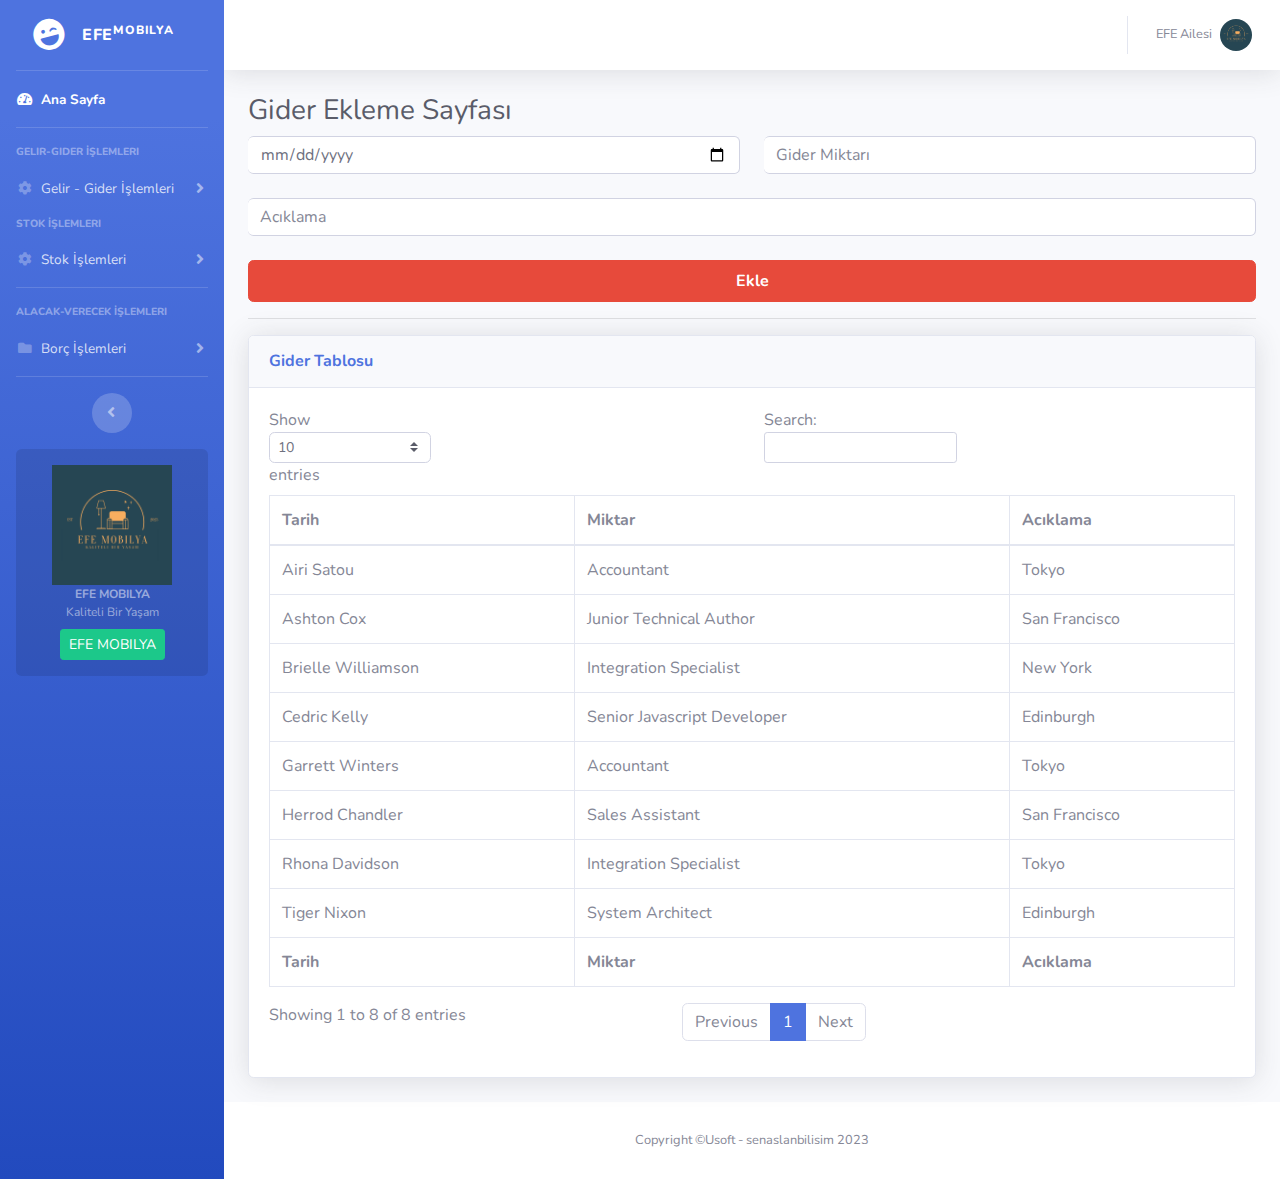
<file: giderekle.html>
<!DOCTYPE html>
<html lang="en">

<head>

    <meta charset="utf-8">
    <meta http-equiv="X-UA-Compatible" content="IE=edge">
    <meta name="viewport" content="width=device-width, initial-scale=1, shrink-to-fit=no">
    <meta name="description" content="efe halıcılık ve mobilya">
    <meta name="author" content="senaslanugur">
    <link data-rh="true" rel="icon" href="img/Logo.png" type="image/x-icon">
    <title>EFE MOBİLYA</title>

    <!-- Custom fonts for this template-->
    <link href="vendor/fontawesome-free/css/all.min.css" rel="stylesheet" type="text/css">
    <link
        href="https://fonts.googleapis.com/css?family=Nunito:200,200i,300,300i,400,400i,600,600i,700,700i,800,800i,900,900i"
        rel="stylesheet">

    <!-- Custom styles for this template-->
    <link href="css/sb-admin-2.min.css" rel="stylesheet">

</head>

<body id="page-top">

    <!-- Page Wrapper -->
    <div id="wrapper">

        <!-- Sidebar -->
        <ul class="navbar-nav bg-gradient-primary sidebar sidebar-dark accordion" id="accordionSidebar">

            <!-- Sidebar - Brand -->
            <a class="sidebar-brand d-flex align-items-center justify-content-center" href="index.html">
                <div class="sidebar-brand-icon rotate-n-15">
                    <i class="fas fa-laugh-wink"></i>
                </div>
                <div class="sidebar-brand-text mx-3">EFE<sup>Mobilya</sup></div>
            </a>

            <!-- Divider -->
            <hr class="sidebar-divider my-0">

            <!-- Nav Item - Dashboard -->
            <li class="nav-item active">
                <a class="nav-link" href="index.html">
                    <i class="fas fa-fw fa-tachometer-alt"></i>
                    <span>Ana Sayfa</span></a>
            </li>

            <!-- Divider -->
            <hr class="sidebar-divider">

            <!-- Heading -->
            <div class="sidebar-heading">
                Gelir-Gider İşlemleri
            </div>

            <!-- Nav Item - Pages Collapse Menu -->
            <li class="nav-item">
                <a class="nav-link collapsed" href="#" data-toggle="collapse" data-target="#collapseTwo"
                    aria-expanded="true" aria-controls="collapseTwo">
                    <i class="fas fa-fw fa-cog"></i>
                    <span>Gelir - Gider İşlemleri</span>
                </a>
                <div id="collapseTwo" class="collapse" aria-labelledby="headingTwo" data-parent="#accordionSidebar">
                    <div class="bg-white py-2 collapse-inner rounded">
                        <h6 class="collapse-header">İşlemler:</h6>
                        <a class="collapse-item" href="gelirekle.html">Gelir Ekle</a>
                        <a class="collapse-item" href="giderekle.html">Gider Ekle</a>
                    </div>
                </div>
            </li>

            <div class="sidebar-heading">
                Stok İşlemleri
            </div>
            <!-- Nav Item - Utilities Collapse Menu -->
            <li class="nav-item">
                <a class="nav-link collapsed" href="#" data-toggle="collapse" data-target="#collapseUtilities"
                    aria-expanded="true" aria-controls="collapseUtilities">
                    <i class="fas fa-fw fa-cog"></i>
                    <span>Stok İşlemleri</span>
                </a>
                <div id="collapseUtilities" class="collapse" aria-labelledby="headingUtilities"
                    data-parent="#accordionSidebar">
                    <div class="bg-white py-2 collapse-inner rounded">
                        <h6 class="collapse-header">İşlemler:</h6>
                        <a class="collapse-item" href="malgiris.html">Mal Giriş</a>
                        <a class="collapse-item" href="malcikis.html">Mal Çıkış</a>
                        <!-- <a class="collapse-item" href="utilities-animation.html">Animations</a>
                        <a class="collapse-item" href="utilities-other.html">Other</a> -->
                    </div>
                </div>
            </li>

            <!-- Divider -->
            <hr class="sidebar-divider">

            <!-- Heading -->
            <div class="sidebar-heading">
                Alacak-Verecek İşlemleri
            </div>

            <!-- Nav Item - Pages Collapse Menu -->
            <li class="nav-item">
                <a class="nav-link collapsed" href="#" data-toggle="collapse" data-target="#collapsePages"
                    aria-expanded="true" aria-controls="collapsePages">
                    <i class="fas fa-fw fa-folder"></i>
                    <span>Borç İşlemleri</span>
                </a>
                <div id="collapsePages" class="collapse" aria-labelledby="headingPages" data-parent="#accordionSidebar">
                    <div class="bg-white py-2 collapse-inner rounded">
                        <h6 class="collapse-header">İşlemler:</h6>
                        <a class="collapse-item" href="alacaklar.html">Alacaklı İşlemleri</a>
                        <a class="collapse-item" href="verecekler.html">Verilecek/Borç İşlemleri</a>
                        <!-- <a class="collapse-item" href="forgot-password.html">Forgot Password</a> -->
                        <!-- <div class="collapse-divider"></div>
                        <h6 class="collapse-header">Other Pages:</h6>
                        <a class="collapse-item" href="404.html">404 Page</a>
                        <a class="collapse-item" href="blank.html">Blank Page</a> -->
                    </div>
                </div>
            </li>

            <!-- Nav Item - Charts -->
            <!-- <li class="nav-item">
                <a class="nav-link" href="charts.html">
                    <i class="fas fa-fw fa-chart-area"></i>
                    <span>Charts</span></a>
            </li> -->

            <!-- Nav Item - Tables -->
            <!-- <li class="nav-item">
                <a class="nav-link" href="tables.html">
                    <i class="fas fa-fw fa-table"></i>
                    <span>Tables</span></a>
            </li> -->

            <!-- Divider -->
            <hr class="sidebar-divider d-none d-md-block">

            <!-- Sidebar Toggler (Sidebar) -->
            <div class="text-center d-none d-md-inline">
                <button class="rounded-circle border-0" id="sidebarToggle"></button>
            </div>

            <!-- Sidebar Message -->
            <div class="sidebar-card d-none d-lg-flex">
                <img src="img/Logo.png" alt="..." width="75%" height="75%">
                <p class="text-center mb-2"><strong>EFE MOBILYA</strong><br>Kaliteli Bir Yaşam</p>
                <a class="btn btn-success btn-sm" href="#0">EFE MOBILYA</a>
            </div>

        </ul>
        <!-- End of Sidebar -->

        <!-- Content Wrapper -->
        <div id="content-wrapper" class="d-flex flex-column">

            <!-- Main Content -->
            <div id="content">

                <!-- Topbar -->
                <nav class="navbar navbar-expand navbar-light bg-white topbar mb-4 static-top shadow">

                    <!-- Sidebar Toggle (Topbar) -->
                    <button id="sidebarToggleTop" class="btn btn-link d-md-none rounded-circle mr-3">
                        <i class="fa fa-bars"></i>
                    </button>

                    <!-- Topbar Search -->
                    <!-- <form
                        class="d-none d-sm-inline-block form-inline mr-auto ml-md-3 my-2 my-md-0 mw-100 navbar-search">
                        <div class="input-group">
                            <input type="text" class="form-control bg-light border-0 small" placeholder="Search for..."
                                aria-label="Search" aria-describedby="basic-addon2">
                            <div class="input-group-append">
                                <button class="btn btn-primary" type="button">
                                    <i class="fas fa-search fa-sm"></i>
                                </button>
                            </div>
                        </div>
                    </form> -->

                    <!-- Topbar Navbar -->
                    <ul class="navbar-nav ml-auto">


                        <div class="topbar-divider d-none d-sm-block"></div>

                        <!-- Nav Item - User Information -->
                        <li class="nav-item dropdown no-arrow">
                            <a class="nav-link dropdown-toggle" href="#" id="userDropdown" role="button"
                                data-toggle="dropdown" aria-haspopup="true" aria-expanded="false">
                                <span class="mr-2 d-none d-lg-inline text-gray-600 small">EFE Ailesi</span>
                                <img class="img-profile rounded-circle"
                                    src="img/Logo.png">
                            </a>
                            <!-- Dropdown - User Information -->
                            <!-- <div class="dropdown-menu dropdown-menu-right shadow animated--grow-in"
                                aria-labelledby="userDropdown">
                                <a class="dropdown-item" href="#">
                                    <i class="fas fa-user fa-sm fa-fw mr-2 text-gray-400"></i>
                                    Profile
                                </a>
                                <a class="dropdown-item" href="#">
                                    <i class="fas fa-cogs fa-sm fa-fw mr-2 text-gray-400"></i>
                                    Settings
                                </a>
                                <a class="dropdown-item" href="#">
                                    <i class="fas fa-list fa-sm fa-fw mr-2 text-gray-400"></i>
                                    Activity Log
                                </a>
                                <div class="dropdown-divider"></div>
                                <a class="dropdown-item" href="#" data-toggle="modal" data-target="#logoutModal">
                                    <i class="fas fa-sign-out-alt fa-sm fa-fw mr-2 text-gray-400"></i>
                                    Logout
                                </a>
                            </div> -->
                        </li>

                    </ul>

                </nav>
                <!-- End of Topbar -->

                <!-- Begin Page Content -->
                <div class="container-fluid">

                    <!-- Page Heading -->
                    <h1 class="h3 mb-2 text-gray-800">Gider Ekleme Sayfası</h1>
                    <div class="row">

                        <!-- First Name -->
                        <div class="input-group col-lg-6 mb-4">
                            <input id="gelir_tarih" type="date" name="firstname" placeholder="Tarih" class="form-control bg-white border-left-0 border-md">
                        </div>
      
                        <!-- Last Name -->
                        <div class="input-group col-lg-6 mb-4">
                            <input id="gider_miktar" type="number" name="lastname" placeholder="Gider Miktarı" class="form-control bg-white border-left-0 border-md">
                        </div>
      
                        <!-- Acıklama -->
                        <div class="input-group col-lg-12 mb-4">
                            <input id="aciklama_gider" type="text" name="email" placeholder="Acıklama" class="form-control bg-white border-left-0 border-md">
                        </div>
      
                        <!-- Submit Button -->
                        <div class="form-group col-lg-12 mx-auto mb-0">
                            <a href="#" class="btn btn-danger btn-block py-2">
                                <span class="font-weight-bold">Ekle</span>
                            </a>
                        </div>
      
                    </div>
                    <hr>
                    <!-- DataTales Example -->
                    <div class="card shadow mb-4">
                        <div class="card-header py-3">
                            <h6 class="m-0 font-weight-bold text-primary">Gider Tablosu</h6>
                        </div>
                        <div class="card-body">
                            <div class="table-responsive">
                                <table class="table table-bordered" id="dataTable" width="100%" cellspacing="0">
                                    <thead>
                                        <tr>
                                            <th>Tarih</th>
                                            <th>Miktar</th>
                                            <th>Acıklama</th>
                                        </tr>
                                    </thead>
                                    <tfoot>
                                        <tr>
                                            <th>Tarih</th>
                                            <th>Miktar</th>
                                            <th>Acıklama</th>
                                        </tr>
                                    </tfoot>
                                    <tbody>
                                        <tr>
                                            <td>Tiger Nixon</td>
                                            <td>System Architect</td>
                                            <td>Edinburgh</td>
                                        </tr>
                                        <tr>
                                            <td>Garrett Winters</td>
                                            <td>Accountant</td>
                                            <td>Tokyo</td>
                                        </tr>
                                        <tr>
                                            <td>Ashton Cox</td>
                                            <td>Junior Technical Author</td>
                                            <td>San Francisco</td>
                                        </tr>
                                        <tr>
                                            <td>Cedric Kelly</td>
                                            <td>Senior Javascript Developer</td>
                                            <td>Edinburgh</td>
                                        </tr>
                                        <tr>
                                            <td>Airi Satou</td>
                                            <td>Accountant</td>
                                            <td>Tokyo</td>
                                        </tr>
                                        <tr>
                                            <td>Brielle Williamson</td>
                                            <td>Integration Specialist</td>
                                            <td>New York</td>
                                        </tr>
                                        <tr>
                                            <td>Herrod Chandler</td>
                                            <td>Sales Assistant</td>
                                            <td>San Francisco</td>
                                        </tr>
                                        <tr>
                                            <td>Rhona Davidson</td>
                                            <td>Integration Specialist</td>
                                            <td>Tokyo</td>
                                        </tr>
                                    </tbody>
                                </table>
                            </div>
                        </div>
                    </div>

                </div>
                <!-- /.container-fluid -->

            </div>
            <!-- End of Main Content -->

            <!-- Footer -->
            <footer class="sticky-footer bg-white">
                <div class="container my-auto">
                    <div class="copyright text-center my-auto">
                        <span>Copyright &copy;Usoft - senaslanbilisim 2023</span>
                    </div>
                </div>
            </footer>
            <!-- End of Footer -->

        </div>
        <!-- End of Content Wrapper -->

    </div>
    <!-- End of Page Wrapper -->

    <!-- Scroll to Top Button-->
    <a class="scroll-to-top rounded" href="#page-top">
        <i class="fas fa-angle-up"></i>
    </a>

    <!-- Bootstrap core JavaScript-->
    <script src="vendor/jquery/jquery.min.js"></script>
    <script src="vendor/bootstrap/js/bootstrap.bundle.min.js"></script>

    <!-- Core plugin JavaScript-->
    <script src="vendor/jquery-easing/jquery.easing.min.js"></script>

    <!-- Custom scripts for all pages-->
    <script src="js/sb-admin-2.min.js"></script>

    <!-- Page level plugins -->
    <script src="vendor/chart.js/Chart.min.js"></script>

    <!-- Page level custom scripts -->
    <script src="js/demo/chart-area-demo.js"></script>
    <script src="js/demo/chart-pie-demo.js"></script>
    <script src="vendor/datatables/jquery.dataTables.min.js"></script>
    <script src="vendor/datatables/dataTables.bootstrap4.min.js"></script>

    <!-- Page level custom scripts -->
    <script src="js/demo/datatables-demo.js"></script>

</body>

</html>
</file>
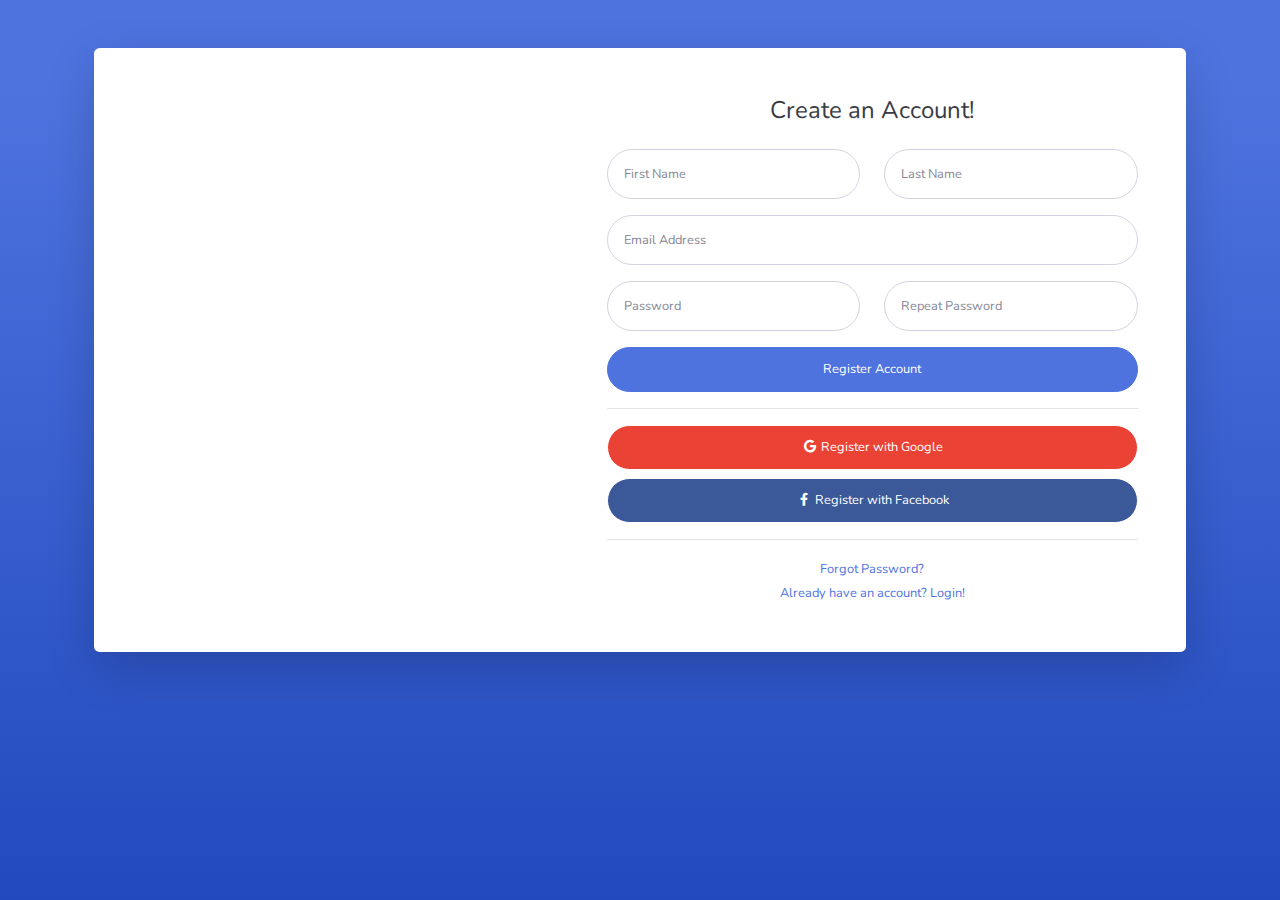
<file: register.html>
<!DOCTYPE html>
<html lang="en">

<head>

    <meta charset="utf-8">
    <meta http-equiv="X-UA-Compatible" content="IE=edge">
    <meta name="viewport" content="width=device-width, initial-scale=1, shrink-to-fit=no">
    <meta name="description" content="">
    <meta name="author" content="">

    <title>SB Admin 2 - Register</title>

    <!-- Custom fonts for this template-->
    <link href="vendor/fontawesome-free/css/all.min.css" rel="stylesheet" type="text/css">
    <link
        href="https://fonts.googleapis.com/css?family=Nunito:200,200i,300,300i,400,400i,600,600i,700,700i,800,800i,900,900i"
        rel="stylesheet">

    <!-- Custom styles for this template-->
    <link href="css/sb-admin-2.min.css" rel="stylesheet">

</head>

<body class="bg-gradient-primary">

    <div class="container">

        <div class="card o-hidden border-0 shadow-lg my-5">
            <div class="card-body p-0">
                <!-- Nested Row within Card Body -->
                <div class="row">
                    <div class="col-lg-5 d-none d-lg-block bg-register-image"></div>
                    <div class="col-lg-7">
                        <div class="p-5">
                            <div class="text-center">
                                <h1 class="h4 text-gray-900 mb-4">Create an Account!</h1>
                            </div>
                            <form class="user">
                                <div class="form-group row">
                                    <div class="col-sm-6 mb-3 mb-sm-0">
                                        <input type="text" class="form-control form-control-user" id="exampleFirstName"
                                            placeholder="First Name">
                                    </div>
                                    <div class="col-sm-6">
                                        <input type="text" class="form-control form-control-user" id="exampleLastName"
                                            placeholder="Last Name">
                                    </div>
                                </div>
                                <div class="form-group">
                                    <input type="email" class="form-control form-control-user" id="exampleInputEmail"
                                        placeholder="Email Address">
                                </div>
                                <div class="form-group row">
                                    <div class="col-sm-6 mb-3 mb-sm-0">
                                        <input type="password" class="form-control form-control-user"
                                            id="exampleInputPassword" placeholder="Password">
                                    </div>
                                    <div class="col-sm-6">
                                        <input type="password" class="form-control form-control-user"
                                            id="exampleRepeatPassword" placeholder="Repeat Password">
                                    </div>
                                </div>
                                <a href="login.html" class="btn btn-primary btn-user btn-block">
                                    Register Account
                                </a>
                                <hr>
                                <a href="index.html" class="btn btn-google btn-user btn-block">
                                    <i class="fab fa-google fa-fw"></i> Register with Google
                                </a>
                                <a href="index.html" class="btn btn-facebook btn-user btn-block">
                                    <i class="fab fa-facebook-f fa-fw"></i> Register with Facebook
                                </a>
                            </form>
                            <hr>
                            <div class="text-center">
                                <a class="small" href="forgot-password.html">Forgot Password?</a>
                            </div>
                            <div class="text-center">
                                <a class="small" href="login.html">Already have an account? Login!</a>
                            </div>
                        </div>
                    </div>
                </div>
            </div>
        </div>

    </div>

    <!-- Bootstrap core JavaScript-->
    <script src="vendor/jquery/jquery.min.js"></script>
    <script src="vendor/bootstrap/js/bootstrap.bundle.min.js"></script>

    <!-- Core plugin JavaScript-->
    <script src="vendor/jquery-easing/jquery.easing.min.js"></script>

    <!-- Custom scripts for all pages-->
    <script src="js/sb-admin-2.min.js"></script>

</body>

</html>
</file>
